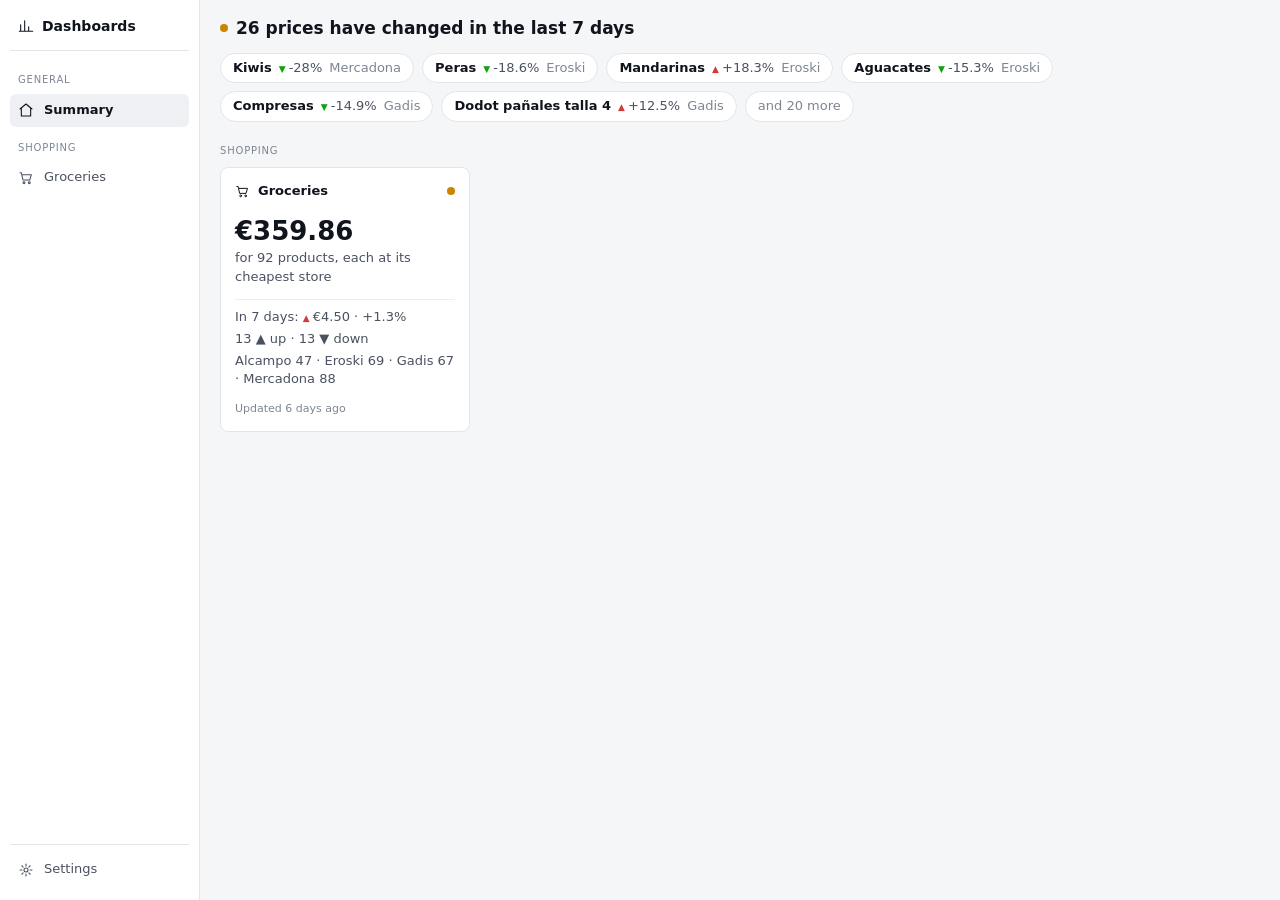
<file: index.html>
<!doctype html>
<html lang="en">
<head>
  <meta charset="utf-8">
  <meta name="viewport" content="width=device-width, initial-scale=1">
  <meta name="robots" content="noindex, nofollow">
  <title>Dashboards</title>
  <link rel="icon" href="favicon.svg" type="image/svg+xml">
  <link rel="stylesheet" href="styles.css">
  <script src="i18n.js"></script>
  <script src="common.js"></script>
</head>
<body data-root="" data-page="summary">
  <aside id="menu"></aside>

  <main class="page">
    <div class="title" id="headline"><span class="dot"></span><span data-i18n="summary.title">Summary</span></div>
    <div class="alerts" id="alerts"></div>

    <!-- A new dashboard is a card here, its entry in the menu of common.js and its folder. -->
    <div class="section" data-i18n="menu.shopping">Shopping</div>
    <div class="grid summary">
      <a class="card summary" href="groceries/" id="groceries-card">
        <div class="head">
          <svg viewBox="0 0 24 24" aria-hidden="true"><path d="M3 4h2l2.4 11h10.2L20 7H6.2"/><circle cx="9" cy="19" r="1.4"/><circle cx="17" cy="19" r="1.4"/></svg>
          <h2 data-i18n="menu.groceries">Groceries</h2><span class="spacer"></span><span class="dot" id="groceries-dot"></span>
        </div>
        <div class="stat">
          <div class="value" id="groceries-value">—</div>
          <div class="sub" id="groceries-sub" data-i18n="summary.loading">Loading prices…</div>
        </div>
        <div class="lines" id="groceries-lines"></div>
        <div class="foot" id="groceries-foot"></div>
      </a>
    </div>
  </main>

  <script>
    applyTexts();
    (async () => {
      let data;
      try { data = await loadPrices(''); } catch (error) {
        $('groceries-sub').textContent = t('summary.loadError');
        return;
      }
      const today = data.updated;
      const weekAgo = minusDays(today, 7);
      const list = data.list;
      // The basket is each product at its cheapest store; the changes are of every offer.
      const groups = data.groups;
      const basket = groups.reduce((sum, p) => sum + productPrice(p, today, today), 0);
      const changed = list
        .map((p) => ({ p, before: priceAt(p, weekAgo) ?? p.prices[0][1], now: p.prices.at(-1)[1] }))
        .filter((c) => c.before !== c.now)
        .sort((a, b) => Math.abs(b.now - b.before) / b.before - Math.abs(a.now - a.before) / a.before);
      const up = changed.filter((c) => c.now > c.before).length;
      const down = changed.length - up;
      const basketBefore = groups.reduce((sum, p) => sum + productPrice(p, weekAgo, today), 0);

      const status = changed.length && basket > basketBefore ? 'warn' : 'ok';
      $('headline').innerHTML = `<span class="dot ${status}"></span>${changed.length ? t('summary.changed', { n: changed.length }) : t('summary.noChanges')}`;
      $('alerts').innerHTML = changed.slice(0, 6).map((c) => `<a class="chip" href="groceries/?p=${encodeURIComponent(c.p.id)}"><b>${esc(c.p.name)}</b>${change(c.before, c.now, true)}<span class="of">${esc(c.p.store)}</span></a>`).join('')
        + (changed.length > 6 ? `<a class="chip" href="groceries/"><span class="of">${t('summary.more', { n: changed.length - 6 })}</span></a>` : '');

      const perStore = {};
      list.forEach((p) => { perStore[p.store] = (perStore[p.store] || 0) + 1; });
      $('groceries-dot').className = `dot ${status}`;
      $('groceries-value').textContent = money.format(basket);
      $('groceries-sub').textContent = t('summary.basket', { n: groups.length });
      $('groceries-lines').innerHTML = [
        changed.length ? t('summary.in7', { change: change(basketBefore, basket) || t('summary.basketSame') }) : t('summary.basketUnchanged'),
        changed.length ? t('summary.upDown', { up, down }) : '',
        Object.entries(perStore).map(([store, n]) => `${esc(store)} ${n}`).join(' · '),
      ].filter(Boolean).map((line) => `<div>${line}</div>`).join('');
      $('groceries-foot').textContent = t('summary.updated', { when: ago(today) });
    })();
  </script>
</body>
</html>
</file>
<file: styles.css>
/* Styles shared by every dashboard. Colours are named by role (surface, text, series,
   status) and change in one place between light and dark. */

/* Theme (cool or warm) and mode (auto, light or dark). common.js sets them on <html>
   as data-theme and data-mode, from the settings saved in the browser. */

:root {
  color-scheme: light;
  --radius: 8px;
  --bg: #f5f6f8; --surface: #ffffff; --border: #e2e5ea; --text: #10141c; --text-2: #4a5160;
  --text-3: #7d8594; --grid: #eceef2; --active: #eef0f4; --total: #3d4350;
  --series-1: #2a78d6; --series-2: #eb6834; --series-3: #7a52cc; --series-4: #0e9a8f; --up: #d03b3b; --down: #0ca30c; --warn: #c98500;
}
:root[data-theme="warm"] {
  --bg: #f6f6f4; --surface: #ffffff; --border: #e4e3de; --text: #14140f; --text-2: #52514e;
  --text-3: #86857e; --grid: #ecebe6; --active: #eeeeea; --total: #3d3c38;
}

@media (prefers-color-scheme: dark) {
  :root:not([data-mode="light"]) {
    color-scheme: dark;
  --bg: #0d1016; --surface: #151922; --border: #272c38; --text: #eceef2; --text-2: #b8bfcc;
  --text-3: #808898; --grid: #222733; --active: #1f2430; --total: #c9cdd6;
  --series-1: #3987e5; --series-2: #d95926; --series-3: #9b78e6; --series-4: #1fb5a8; --up: #e66767; --down: #0ca30c; --warn: #fab219;
  }
  :root[data-theme="warm"]:not([data-mode="light"]) {
  --bg: #111110; --surface: #1a1a19; --border: #2e2e2b; --text: #f0efec; --text-2: #c3c2b7;
  --text-3: #8f8e85; --grid: #2a2a27; --active: #262624; --total: #d2d0c8;
  }
}
:root[data-mode="dark"] {
  color-scheme: dark;
  --bg: #0d1016; --surface: #151922; --border: #272c38; --text: #eceef2; --text-2: #b8bfcc;
  --text-3: #808898; --grid: #222733; --active: #1f2430; --total: #c9cdd6;
  --series-1: #3987e5; --series-2: #d95926; --series-3: #9b78e6; --series-4: #1fb5a8; --up: #e66767; --down: #0ca30c; --warn: #fab219;
}
:root[data-mode="dark"][data-theme="warm"] {
  --bg: #111110; --surface: #1a1a19; --border: #2e2e2b; --text: #f0efec; --text-2: #c3c2b7;
  --text-3: #8f8e85; --grid: #2a2a27; --active: #262624; --total: #d2d0c8;
}

* { box-sizing: border-box; }

body {
  margin: 0;
  background: var(--bg);
  color: var(--text);
  font: 13px/1.45 system-ui, -apple-system, "Segoe UI", Roboto, sans-serif;
  display: grid;
  grid-template-columns: 200px minmax(0, 1fr);
  min-height: 100vh;
}

a { color: inherit; text-decoration: none; }

/* Side menu */

.menu {
  background: var(--surface);
  border-right: 1px solid var(--border);
  padding: 14px 10px;
  position: sticky;
  top: 0;
  height: 100vh;
  display: flex;
  flex-direction: column;
  gap: 2px;
}

.menu .brand {
  display: flex;
  align-items: center;
  gap: 8px;
  font-weight: 700;
  font-size: 14px;
  padding: 2px 8px 14px;
  border-bottom: 1px solid var(--border);
  margin-bottom: 8px;
}

/* The site switcher (https://moilolon.com/nav.js) wears the colours of the page. */
moilolon-nav { --moilolon-nav-surface: var(--surface); --moilolon-nav-text: var(--text); --moilolon-nav-border: var(--border); }

.menu .group {
  color: var(--text-3);
  font-size: 10px;
  letter-spacing: 0.08em;
  text-transform: uppercase;
  padding: 12px 8px 4px;
}

.menu a.item {
  display: flex;
  align-items: center;
  gap: 10px;
  padding: 7px 8px;
  border-radius: 6px;
  color: var(--text-2);
}

.menu a.item:hover { background: var(--active); }
.menu a.item.current { background: var(--active); color: var(--text); font-weight: 600; }
.menu svg { width: 16px; height: 16px; flex: none; fill: none; stroke: currentColor; stroke-width: 1.6; stroke-linecap: round; stroke-linejoin: round; }
.menu .bottom { margin-top: auto; border-top: 1px solid var(--border); padding-top: 8px; }

/* Content */

.page { padding: 14px 20px 48px; min-width: 0; }

.toolbar {
  display: flex;
  flex-wrap: wrap;
  align-items: center;
  gap: 8px;
  margin-bottom: 14px;
}

.toolbar .spacer { flex: 1; }
.toolbar .note { color: var(--text-3); font-size: 12px; }

.title { font-size: 17px; font-weight: 650; margin: 2px 0 12px; display: flex; align-items: center; gap: 8px; }
.section { color: var(--text-3); font-size: 10px; letter-spacing: 0.08em; text-transform: uppercase; margin: 22px 0 8px; }

.dot { width: 8px; height: 8px; border-radius: 50%; display: inline-block; flex: none; background: var(--text-3); }
.dot.ok { background: var(--down); }
.dot.warn { background: var(--warn); }
.dot.bad { background: var(--up); }
.dot.s1 { background: var(--series-1); }
.dot.s2 { background: var(--series-2); }
.dot.s3 { background: var(--series-3); }
.dot.s4 { background: var(--series-4); }

/* Button groups and fields of the filter bar */

.button-group { display: inline-flex; border: 1px solid var(--border); border-radius: var(--radius); background: var(--surface); padding: 2px; }
.button-group button { font: inherit; color: var(--text-2); background: none; border: 0; border-radius: 6px; padding: 5px 10px; cursor: pointer; display: inline-flex; align-items: center; gap: 6px; }
.button-group button:hover { color: var(--text); }
.button-group button.current { background: var(--active); color: var(--text); font-weight: 600; }

.field { font: inherit; color: var(--text); background: var(--surface); border: 1px solid var(--border); border-radius: var(--radius); padding: 7px 10px; }
input.field { min-width: 250px; }

/* Alerts on the summary */

.alerts { display: flex; flex-wrap: wrap; gap: 8px; margin-bottom: 6px; }
.chip { display: inline-flex; align-items: center; gap: 7px; border: 1px solid var(--border); background: var(--surface); border-radius: 999px; padding: 5px 12px; }
.chip:hover { border-color: var(--text-3); }
.chip .of { color: var(--text-3); }

/* Cards */

.card { background: var(--surface); border: 1px solid var(--border); border-radius: var(--radius); padding: 14px; min-width: 0; }
.card h2 { margin: 0; font-size: 13px; font-weight: 600; }
.card .head { display: flex; align-items: center; gap: 8px; margin-bottom: 10px; }
.card .head .spacer { flex: 1; }
.card .head a, .link { color: var(--text-3); font-size: 11px; text-decoration: underline; cursor: pointer; background: none; border: 0; padding: 0; font-family: inherit; }

.grid { display: grid; gap: 10px; }
.grid.summary { grid-template-columns: repeat(auto-fill, minmax(230px, 250px)); }
.grid.stats { grid-template-columns: repeat(auto-fit, minmax(170px, 1fr)); margin-bottom: 10px; }
.grid.two { grid-template-columns: repeat(auto-fit, minmax(360px, 1fr)); align-items: start; margin-bottom: 10px; }

a.card.summary { display: flex; flex-direction: column; gap: 2px; min-height: 190px; }
a.card.summary:hover { border-color: var(--text-3); }
.summary .head svg { width: 15px; height: 15px; fill: none; stroke: currentColor; stroke-width: 1.6; stroke-linecap: round; stroke-linejoin: round; }
.summary .sub { color: var(--text-2); }
.summary .lines { border-top: 1px solid var(--grid); margin-top: 10px; padding-top: 8px; color: var(--text-2); display: grid; gap: 3px; }
.summary .foot { margin-top: auto; padding-top: 10px; color: var(--text-3); font-size: 11px; }

.stat .label { color: var(--text-2); font-size: 12px; }
.stat .value { font-size: 26px; font-weight: 650; line-height: 1.25; font-variant-numeric: tabular-nums; margin: 2px 0; }
.stat .detail { color: var(--text-3); font-size: 12px; min-height: 18px; }
.stat .split { display: flex; flex-wrap: wrap; gap: 4px 12px; margin-top: 8px; color: var(--text-2); font-size: 11px; }
.stat .split span { display: inline-flex; align-items: center; gap: 5px; }

/* Tables */

table { width: 100%; border-collapse: collapse; font-variant-numeric: tabular-nums; }
th, td { text-align: left; padding: 8px; border-bottom: 1px solid var(--grid); vertical-align: middle; }
th { color: var(--text-3); font-weight: 500; font-size: 11px; }
td.num, th.num { text-align: right; white-space: nowrap; }
td.rank { color: var(--text-3); width: 28px; }
tr.row { cursor: pointer; }
tr.row:hover td { background: var(--active); }
.wide-table { overflow-x: auto; }
.name { font-weight: 600; }
.minor { color: var(--text-3); font-size: 11px; }

.tag { display: inline-flex; align-items: center; gap: 5px; border: 1px solid var(--border); border-radius: 999px; padding: 1px 8px; font-size: 11px; color: var(--text-2); white-space: nowrap; }

/* Up and down: colour never stands alone, it always comes with an arrow and a figure. */
.change { white-space: nowrap; color: var(--text-2); }
.change .arrow { font-size: 9px; margin-right: 3px; }
.change.up .arrow { color: var(--up); }
.change.down .arrow { color: var(--down); }

.empty { color: var(--text-3); padding: 14px 0; }

/* Charts */

.legend { display: flex; flex-wrap: wrap; gap: 4px 14px; color: var(--text-2); font-size: 11px; margin-bottom: 6px; }
.legend span { display: inline-flex; align-items: center; gap: 5px; }
.legend .dash { width: 12px; height: 2px; background: var(--total); display: inline-block; }

.chart { position: relative; }
.chart svg { display: block; width: 100%; height: auto; overflow: visible; }
.chart .axis text { fill: var(--text-3); font-size: 10px; }
.chart .grid-y { stroke: var(--grid); stroke-width: 1; }
.chart .line { fill: none; stroke: var(--total); stroke-width: 2; stroke-linejoin: round; stroke-linecap: round; }
.chart .line.s1 { stroke: var(--series-1); }
.chart .line.s2 { stroke: var(--series-2); }
.chart .line.s3 { stroke: var(--series-3); }
.chart .line.s4 { stroke: var(--series-4); }
.chart .mark { fill: var(--total); stroke: var(--surface); stroke-width: 2; }
.chart .mark.s1, .chart .bar-s1 { fill: var(--series-1); }
.chart .mark.s2, .chart .bar-s2 { fill: var(--series-2); }
.chart .mark.s3, .chart .bar-s3 { fill: var(--series-3); }
.chart .mark.s4, .chart .bar-s4 { fill: var(--series-4); }
.chart .cursor { stroke: var(--text-3); stroke-width: 1; stroke-dasharray: 3 3; }
.chart .tip {
  position: absolute;
  pointer-events: none;
  background: var(--text);
  color: var(--surface);
  border-radius: 6px;
  padding: 4px 8px;
  font-size: 11px;
  white-space: nowrap;
  transform: translate(-50%, -130%);
  z-index: 2;
}

.spark { width: 84px; height: 22px; display: block; }
.spark path { fill: none; stroke: var(--text-2); stroke-width: 1.4; }

dialog {
  width: min(720px, calc(100vw - 24px));
  border: 1px solid var(--border);
  border-radius: var(--radius);
  background: var(--surface);
  color: var(--text);
  padding: 18px;
}
dialog::backdrop { background: rgb(0 0 0 / 0.45); }
dialog h2 { margin: 0 0 2px; font-size: 16px; }
dialog .close { float: right; cursor: pointer; }

/* Product cards: a product with its offers, one line per store. */

.toolbar label.check { display: inline-flex; align-items: center; gap: 6px; color: var(--text-2); cursor: pointer; }
.grid.products { grid-template-columns: repeat(auto-fill, minmax(290px, 1fr)); align-items: start; }
.product { display: flex; flex-direction: column; gap: 10px; cursor: pointer; }
.product:hover, .product:focus-visible { border-color: var(--text-3); outline: none; }
.product .top { display: flex; gap: 12px; align-items: flex-start; }
.product .photo { width: 72px; height: 72px; flex: none; border-radius: 6px; background: #fff; border: 1px solid var(--border); object-fit: contain; padding: 4px; }
.product .photo.none { background: var(--active); }
.product .about { min-width: 0; flex: 1; }
.product .best { font-size: 20px; font-weight: 650; font-variant-numeric: tabular-nums; margin-top: 4px; line-height: 1.2; }
.product .best .minor { font-weight: 400; }
.product .side { display: flex; flex-direction: column; align-items: flex-end; gap: 4px; flex: none; }
.product .spark { width: 64px; }

.offers { list-style: none; margin: 0; padding: 0; border-top: 1px solid var(--grid); }
.offers li { border-bottom: 1px solid var(--grid); }
.offers li:last-child { border-bottom: 0; }
.offer { display: grid; grid-template-columns: minmax(0, 1fr) auto; gap: 2px 10px; padding: 7px 4px; border-radius: 4px; font-variant-numeric: tabular-nums; }
a.offer:hover { background: var(--active); }
.offer .store { display: flex; align-items: center; gap: 6px; font-weight: 600; min-width: 0; }
.offer .store svg { width: 11px; height: 11px; flex: none; fill: none; stroke: var(--text-3); stroke-width: 2; stroke-linecap: round; stroke-linejoin: round; }
.offer .price { text-align: right; font-weight: 600; white-space: nowrap; }
.offer .article { color: var(--text-3); font-size: 11px; overflow: hidden; text-overflow: ellipsis; white-space: nowrap; }
.offer .gap { text-align: right; font-size: 11px; color: var(--text-2); white-space: nowrap; }
.offer .gap.least { color: var(--down); font-weight: 600; }
dialog .offers { margin: 10px 0; }

/* On narrow screens the menu becomes a bar at the top. */
@media (max-width: 800px) {
  body { grid-template-columns: minmax(0, 1fr); }
  .menu { position: static; height: auto; flex-direction: row; flex-wrap: wrap; align-items: center; border-right: 0; border-bottom: 1px solid var(--border); padding: 8px 10px; }
  .menu .brand { border: 0; margin: 0; padding: 2px 8px; }
  .menu .group { display: none; }
  .menu .bottom { margin: 0 0 0 auto; border: 0; padding: 0; }
  .page { padding: 12px 12px 40px; }
  input.field { min-width: 0; flex: 1 1 160px; }
}

/* Settings: menu at the top and narrow width. */
:root[data-menu="top"] body { grid-template-columns: minmax(0, 1fr); }
:root[data-menu="top"] .menu { position: static; height: auto; flex-direction: row; flex-wrap: wrap; align-items: center; border-right: 0; border-bottom: 1px solid var(--border); padding: 8px 14px; }
:root[data-menu="top"] .menu .brand { border: 0; margin: 0; padding: 2px 12px 2px 4px; }
:root[data-menu="top"] .menu .group { display: none; }
:root[data-menu="top"] .menu .bottom { margin: 0 0 0 auto; border: 0; padding: 0; }
:root[data-width="narrow"] .page { max-width: 1100px; width: 100%; margin: 0 auto; }

.menu .bottom { position: relative; }
.menu button.item { display: flex; align-items: center; gap: 10px; padding: 7px 8px; border-radius: 6px; color: var(--text-2); background: none; border: 0; font: inherit; width: 100%; cursor: pointer; }
.menu button.item:hover, .menu button.item[aria-expanded="true"] { background: var(--active); color: var(--text); }

.settings { position: absolute; left: calc(100% + 8px); bottom: 0; width: 270px; background: var(--surface); border: 1px solid var(--border); border-radius: var(--radius); padding: 12px; box-shadow: 0 8px 28px rgb(0 0 0 / 0.14); z-index: 5; }
:root[data-menu="top"] .settings { left: auto; right: 0; bottom: auto; top: calc(100% + 8px); }
.settings .label { color: var(--text-3); font-size: 10px; letter-spacing: 0.08em; text-transform: uppercase; margin: 10px 0 5px; }
.settings .label:first-child { margin-top: 0; }
.settings .button-group { display: flex; }
.settings .button-group button { flex: 1; justify-content: center; }
.settings .swatch { display: inline-flex; border-radius: 3px; overflow: hidden; }
.settings .swatch i { width: 10px; height: 14px; display: block; }

@media (max-width: 800px) {
  .settings { left: auto; right: 0; bottom: auto; top: calc(100% + 8px); }
}

:root[data-menu="top"] .menu .bottom { display: flex; gap: 2px; }
:root[data-menu="top"] .menu button.item { width: auto; }
@media (max-width: 800px) {
  .menu .bottom { display: flex; gap: 2px; }
  .menu button.item { width: auto; }
}

/* Embedded (?embed=1, inside Home Assistant for instance): no menu, and a link back
   to the summary on the other pages. */
:root[data-embed="true"] body { grid-template-columns: minmax(0, 1fr); }
:root[data-embed="true"] #menu { display: none; }
.back svg { width: 14px; height: 14px; fill: none; stroke: currentColor; stroke-width: 1.8; stroke-linecap: round; stroke-linejoin: round; }
.back { display: inline-flex; align-items: center; gap: 6px; color: var(--text-2); margin-bottom: 10px; }
.back:hover { color: var(--text); }
</file>
